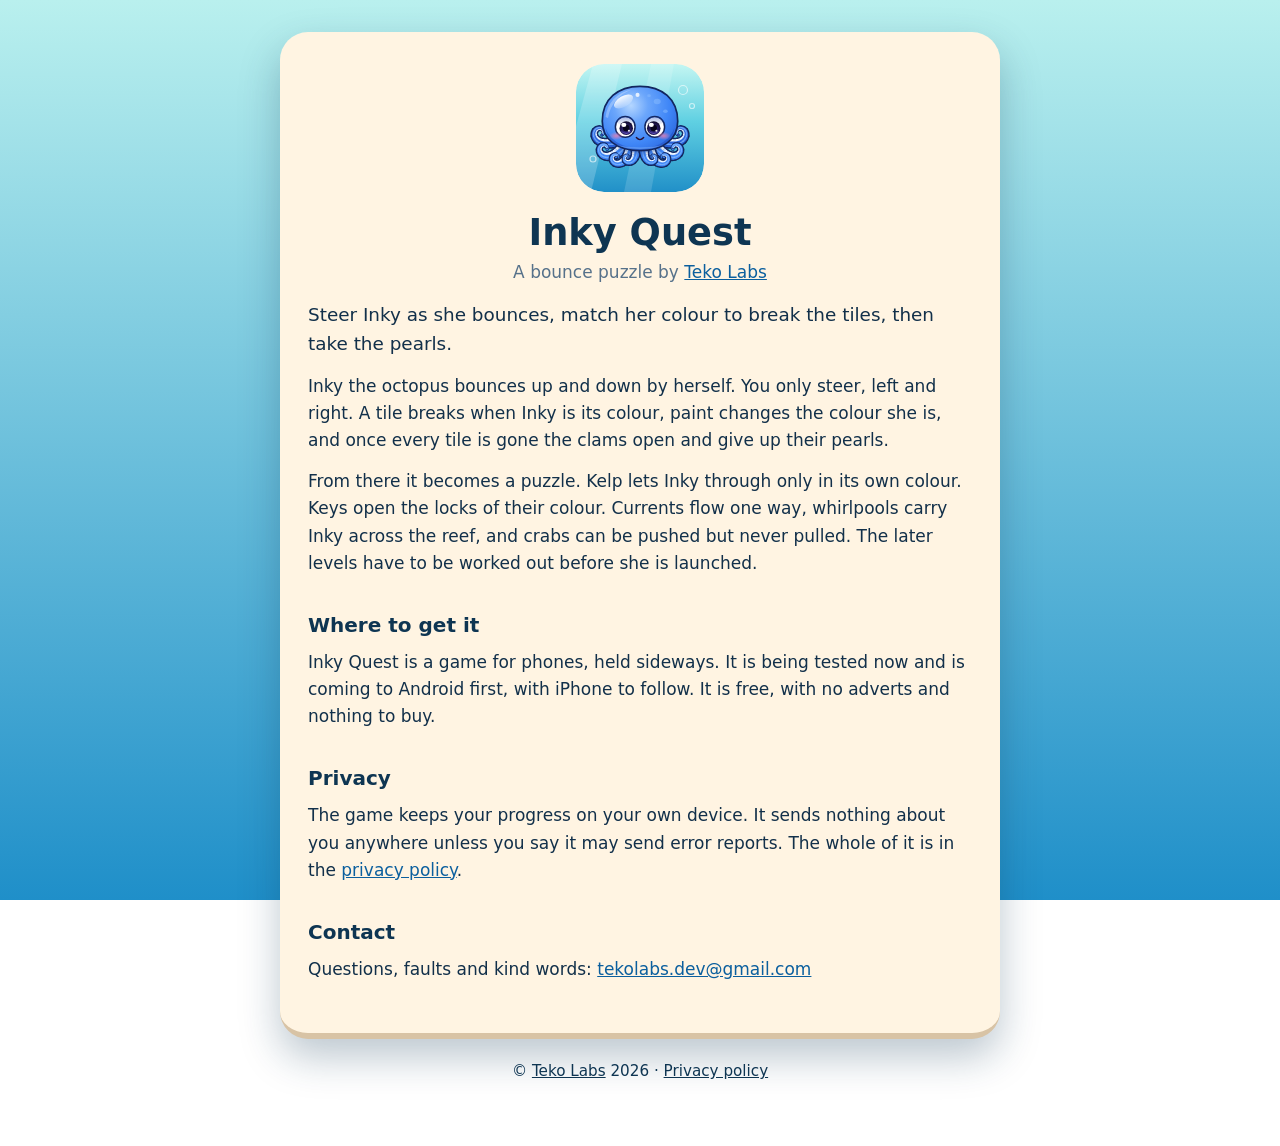
<file: index.html>
<!doctype html>
<html lang="en">
<head>
<meta charset="utf-8">
<meta name="viewport" content="width=device-width, initial-scale=1">
<title>Inky Quest: Bounce Puzzle</title>
<meta name="description" content="Inky Quest is a bounce-and-match puzzle game for phones, by Teko Labs. Steer Inky the octopus, match her colour to break the tiles, then take the pearls.">
<meta name="robots" content="index, follow, max-image-preview:large">
<link rel="canonical" href="https://tekolabs.dev/inky-quest/">
<link rel="icon" href="icon.svg" type="image/svg+xml">
<link rel="icon" href="icon-512.png" type="image/png" sizes="512x512">
<link rel="apple-touch-icon" href="icon-512.png">
<meta property="og:type" content="website">
<meta property="og:site_name" content="Teko Labs">
<meta property="og:title" content="Inky Quest: Bounce Puzzle">
<meta property="og:description" content="A bounce-and-match puzzle game for phones. Steer Inky the octopus, match her colour to break the tiles, then take the pearls.">
<meta property="og:url" content="https://tekolabs.dev/inky-quest/">
<meta property="og:image" content="https://tekolabs.dev/inky-quest/og.png">
<meta property="og:image:width" content="1200">
<meta property="og:image:height" content="630">
<meta property="og:image:alt" content="Inky, a blue octopus, beside the game's name">
<meta name="twitter:card" content="summary_large_image">
<meta name="twitter:title" content="Inky Quest: Bounce Puzzle">
<meta name="twitter:description" content="A bounce-and-match puzzle game for phones, by Teko Labs.">
<meta name="twitter:image" content="https://tekolabs.dev/inky-quest/og.png">
<link rel="stylesheet" href="style.css">
<script type="application/ld+json">
{
  "@context": "https://schema.org",
  "@type": "VideoGame",
  "@id": "https://tekolabs.dev/inky-quest/#game",
  "name": "Inky Quest",
  "alternateName": "Inky Quest: Bounce Puzzle",
  "url": "https://tekolabs.dev/inky-quest/",
  "image": "https://tekolabs.dev/inky-quest/icon-512.png",
  "description": "A bounce-and-match puzzle game for phones. Inky the octopus bounces by herself; you steer her left and right, match her colour to break the tiles, then take the pearls. Free, with no adverts and nothing to buy.",
  "genre": "Puzzle",
  "applicationCategory": "GameApplication",
  "operatingSystem": "Android, iOS",
  "gamePlatform": ["Android", "iOS"],
  "offers": { "@type": "Offer", "price": "0", "priceCurrency": "USD" },
  "author": { "@type": "Organization", "@id": "https://tekolabs.dev/#organization", "name": "Teko Labs", "url": "https://tekolabs.dev/" },
  "publisher": { "@id": "https://tekolabs.dev/#organization" }
}
</script>
</head>
<body>
<main>
  <header>
    <img src="icon.svg" alt="Inky, a blue octopus">
    <h1>Inky Quest</h1>
    <p class="soft">A bounce puzzle by <a href="https://tekolabs.dev/">Teko Labs</a></p>
  </header>

  <p class="lead">Steer Inky as she bounces, match her colour to break the tiles, then take the pearls.</p>

  <p>Inky the octopus bounces up and down by herself. You only steer, left and right. A tile breaks when Inky is its colour, paint changes the colour she is, and once every tile is gone the clams open and give up their pearls.</p>

  <p>From there it becomes a puzzle. Kelp lets Inky through only in its own colour. Keys open the locks of their colour. Currents flow one way, whirlpools carry Inky across the reef, and crabs can be pushed but never pulled. The later levels have to be worked out before she is launched.</p>

  <h2>Where to get it</h2>
  <p>Inky Quest is a game for phones, held sideways. It is being tested now and is coming to Android first, with iPhone to follow. It is free, with no adverts and nothing to buy.</p>

  <h2>Privacy</h2>
  <p>The game keeps your progress on your own device. It sends nothing about you anywhere unless you say it may send error reports. The whole of it is in the <a href="privacy.html">privacy policy</a>.</p>

  <h2>Contact</h2>
  <p>Questions, faults and kind words: <a href="mailto:tekolabs.dev@gmail.com">tekolabs.dev@gmail.com</a></p>
</main>
<footer>
  <p>© <a href="https://tekolabs.dev/">Teko Labs</a> 2026 · <a href="privacy.html">Privacy policy</a></p>
</footer>
</body>
</html>
</file>
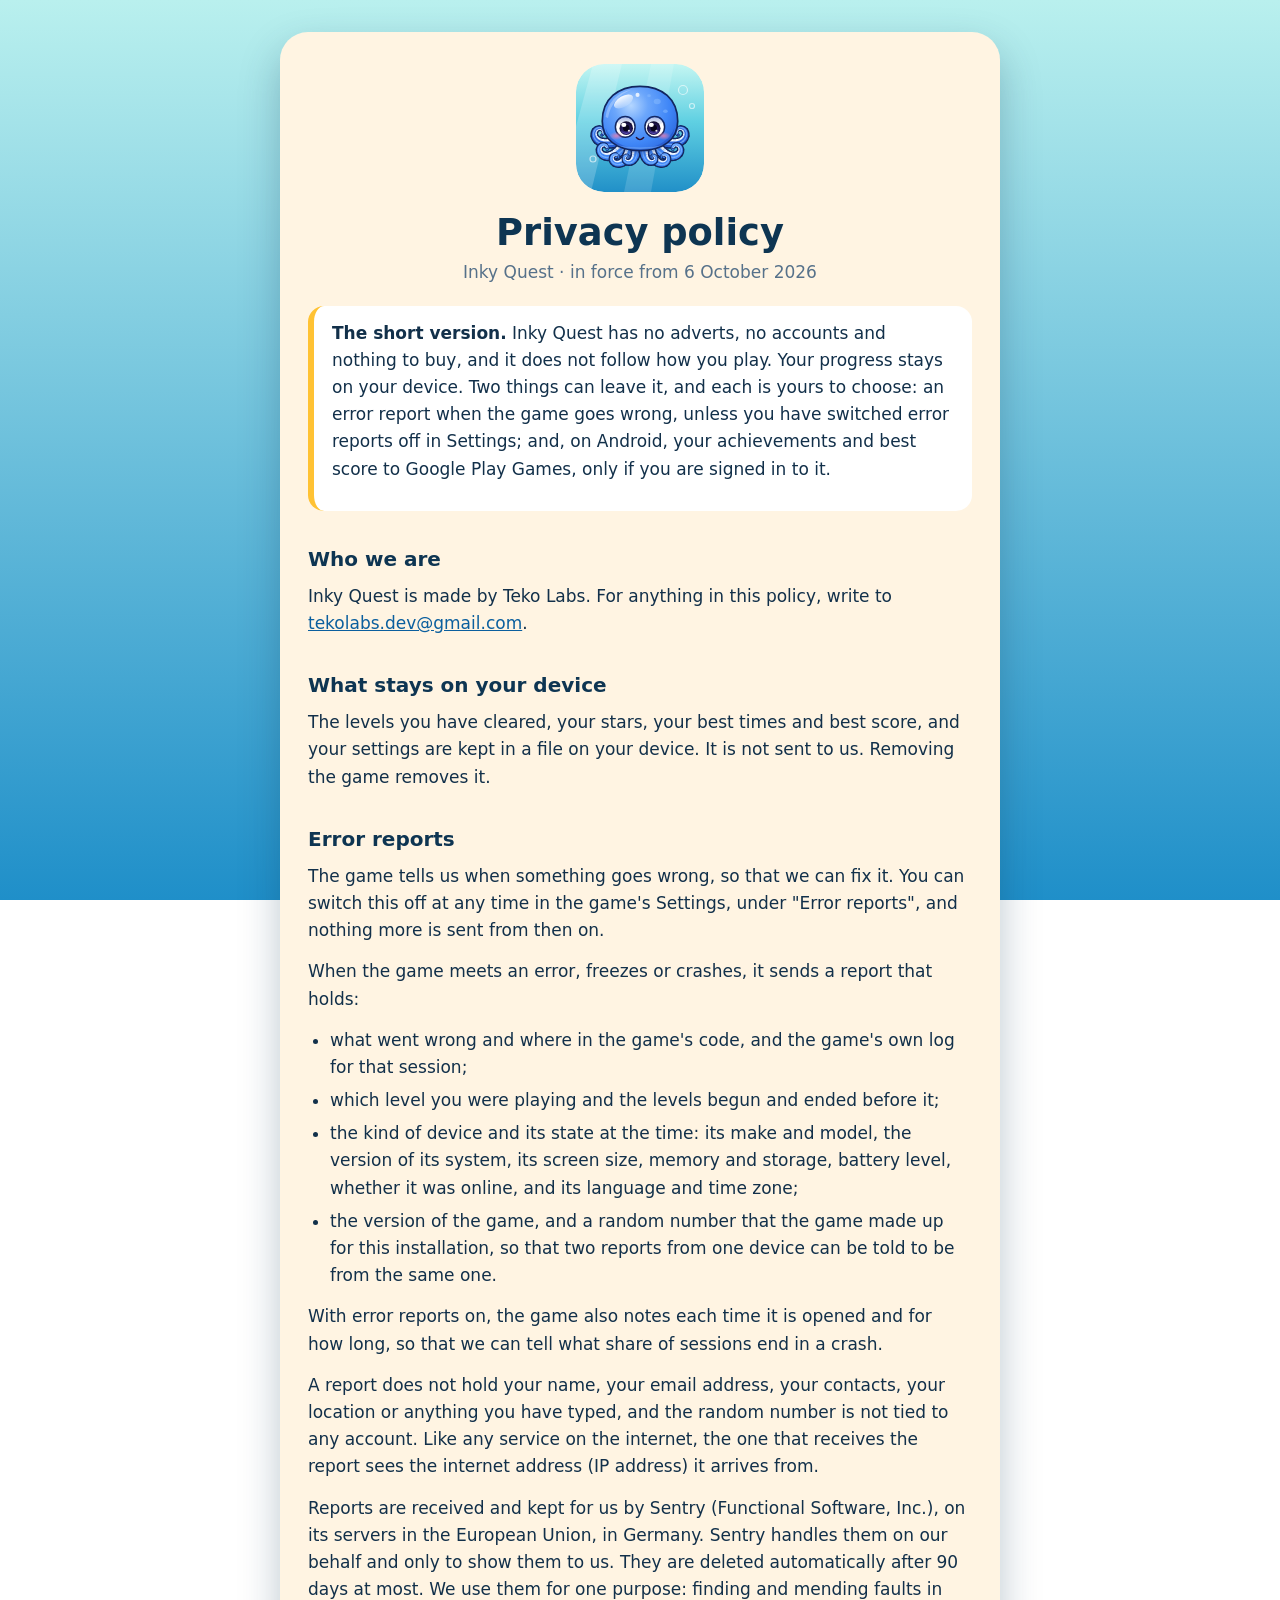
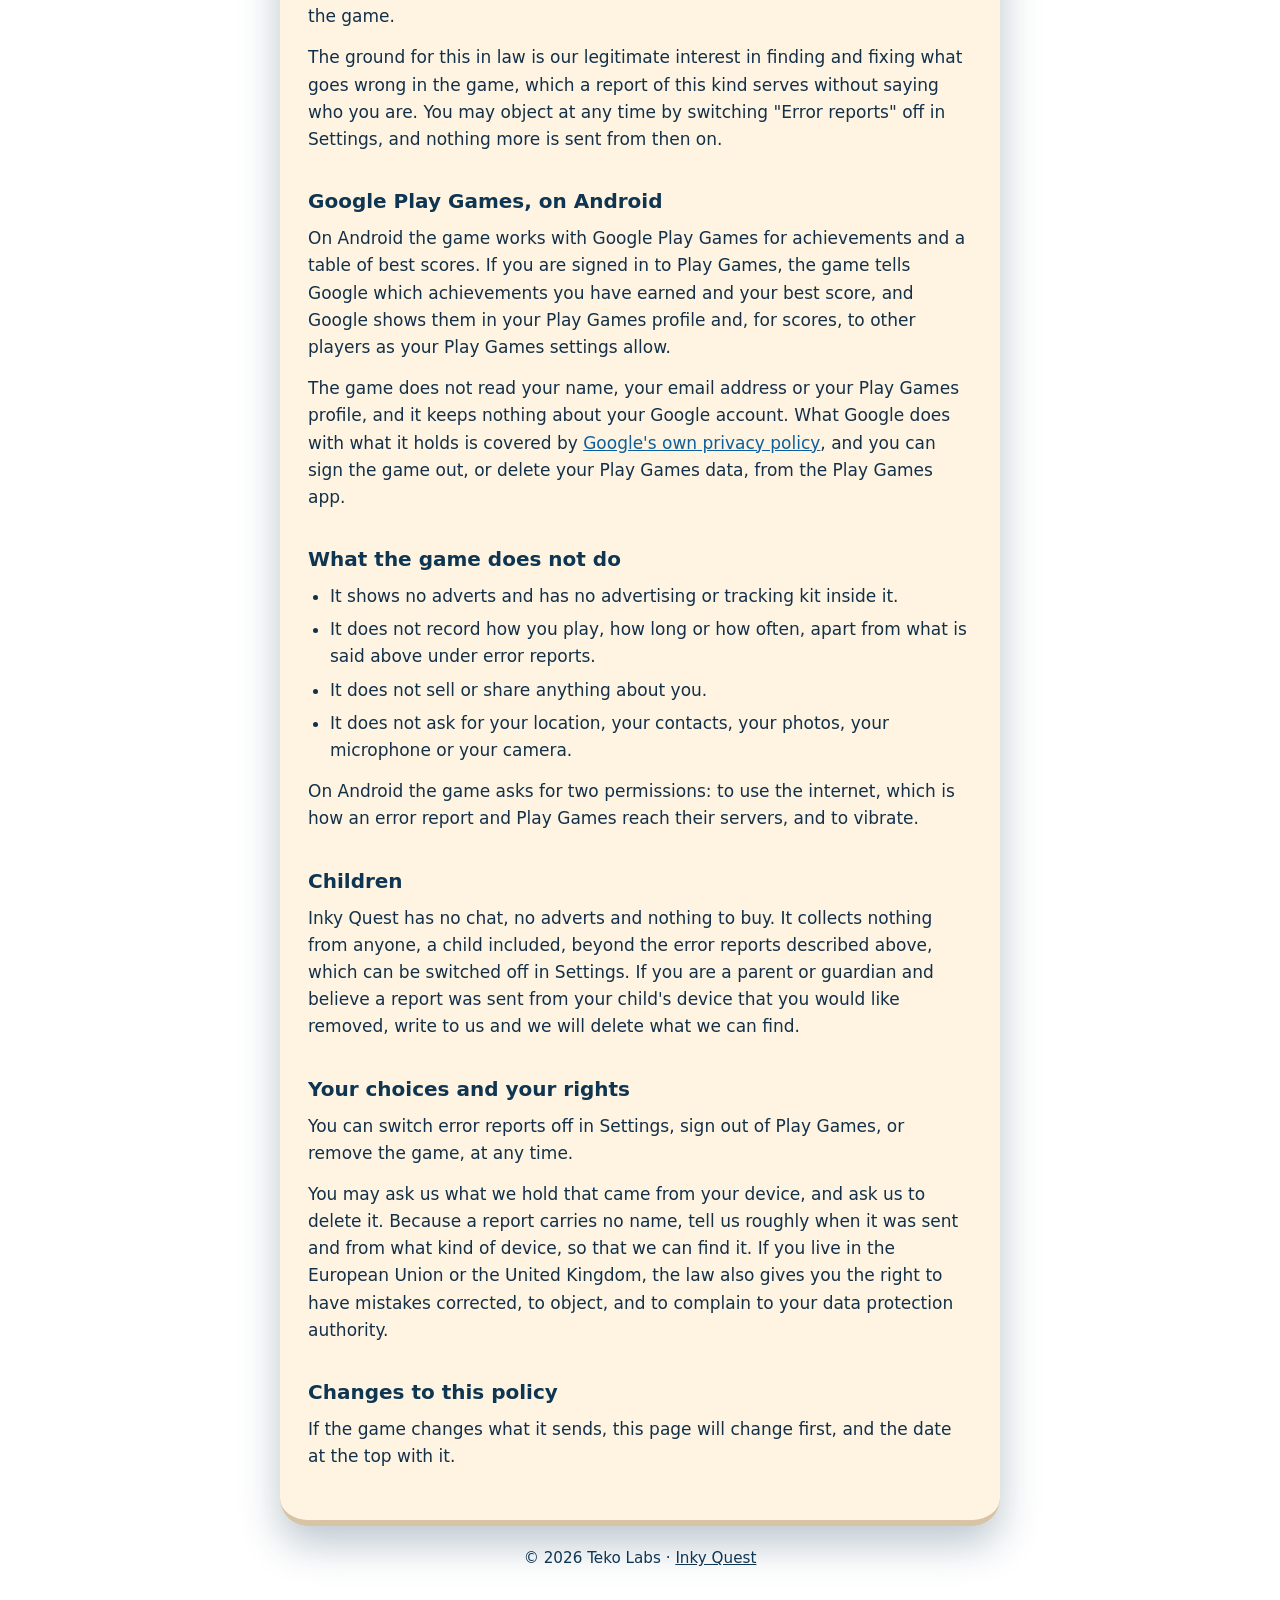
<file: privacy.html>
<!doctype html>
<html lang="en">
<head>
<meta charset="utf-8">
<meta name="viewport" content="width=device-width, initial-scale=1">
<title>Privacy policy · Inky Quest</title>
<meta name="description" content="What Inky Quest keeps, what it sends and to whom, and how to switch it off.">
<meta name="robots" content="index, follow">
<link rel="canonical" href="https://tekolabs.dev/inky-quest/privacy.html">
<link rel="icon" href="icon.svg" type="image/svg+xml">
<link rel="icon" href="icon-512.png" type="image/png" sizes="512x512">
<meta property="og:type" content="article">
<meta property="og:site_name" content="Teko Labs">
<meta property="og:title" content="Inky Quest privacy policy">
<meta property="og:description" content="What Inky Quest keeps, what it sends and to whom, and how to switch it off.">
<meta property="og:url" content="https://tekolabs.dev/inky-quest/privacy.html">
<meta property="og:image" content="https://tekolabs.dev/inky-quest/og.png">
<meta name="twitter:card" content="summary">
<link rel="stylesheet" href="style.css">
</head>
<body>
<main>
  <header>
    <a href="./"><img src="icon.svg" alt="Inky Quest"></a>
    <h1>Privacy policy</h1>
    <p class="soft">Inky Quest · in force from 6 October 2026</p>
  </header>

  <div class="note">
    <p><strong>The short version.</strong> Inky Quest has no adverts, no accounts and nothing to buy, and it does not follow how you play. Your progress stays on your device. Two things can leave it, and each is yours to choose: an error report when the game goes wrong, unless you have switched error reports off in Settings; and, on Android, your achievements and best score to Google Play Games, only if you are signed in to it.</p>
  </div>

  <h2>Who we are</h2>
  <p>Inky Quest is made by Teko Labs. For anything in this policy, write to <a href="mailto:tekolabs.dev@gmail.com">tekolabs.dev@gmail.com</a>.</p>

  <h2>What stays on your device</h2>
  <p>The levels you have cleared, your stars, your best times and best score, and your settings are kept in a file on your device. It is not sent to us. Removing the game removes it.</p>

  <h2>Error reports</h2>
  <p>The game tells us when something goes wrong, so that we can fix it. You can switch this off at any time in the game's Settings, under "Error reports", and nothing more is sent from then on.</p>
  <p>When the game meets an error, freezes or crashes, it sends a report that holds:</p>
  <ul>
    <li>what went wrong and where in the game's code, and the game's own log for that session;</li>
    <li>which level you were playing and the levels begun and ended before it;</li>
    <li>the kind of device and its state at the time: its make and model, the version of its system, its screen size, memory and storage, battery level, whether it was online, and its language and time zone;</li>
    <li>the version of the game, and a random number that the game made up for this installation, so that two reports from one device can be told to be from the same one.</li>
  </ul>
  <p>With error reports on, the game also notes each time it is opened and for how long, so that we can tell what share of sessions end in a crash.</p>
  <p>A report does not hold your name, your email address, your contacts, your location or anything you have typed, and the random number is not tied to any account. Like any service on the internet, the one that receives the report sees the internet address (IP address) it arrives from.</p>
  <p>Reports are received and kept for us by Sentry (Functional Software, Inc.), on its servers in the European Union, in Germany. Sentry handles them on our behalf and only to show them to us. They are deleted automatically after 90 days at most. We use them for one purpose: finding and mending faults in the game.</p>
  <p>The ground for this in law is our legitimate interest in finding and fixing what goes wrong in the game, which a report of this kind serves without saying who you are. You may object at any time by switching "Error reports" off in Settings, and nothing more is sent from then on.</p>

  <h2>Google Play Games, on Android</h2>
  <p>On Android the game works with Google Play Games for achievements and a table of best scores. If you are signed in to Play Games, the game tells Google which achievements you have earned and your best score, and Google shows them in your Play Games profile and, for scores, to other players as your Play Games settings allow.</p>
  <p>The game does not read your name, your email address or your Play Games profile, and it keeps nothing about your Google account. What Google does with what it holds is covered by <a href="https://policies.google.com/privacy">Google's own privacy policy</a>, and you can sign the game out, or delete your Play Games data, from the Play Games app.</p>

  <h2>What the game does not do</h2>
  <ul>
    <li>It shows no adverts and has no advertising or tracking kit inside it.</li>
    <li>It does not record how you play, how long or how often, apart from what is said above under error reports.</li>
    <li>It does not sell or share anything about you.</li>
    <li>It does not ask for your location, your contacts, your photos, your microphone or your camera.</li>
  </ul>
  <p>On Android the game asks for two permissions: to use the internet, which is how an error report and Play Games reach their servers, and to vibrate.</p>

  <h2>Children</h2>
  <p>Inky Quest has no chat, no adverts and nothing to buy. It collects nothing from anyone, a child included, beyond the error reports described above, which can be switched off in Settings. If you are a parent or guardian and believe a report was sent from your child's device that you would like removed, write to us and we will delete what we can find.</p>

  <h2>Your choices and your rights</h2>
  <p>You can switch error reports off in Settings, sign out of Play Games, or remove the game, at any time.</p>
  <p>You may ask us what we hold that came from your device, and ask us to delete it. Because a report carries no name, tell us roughly when it was sent and from what kind of device, so that we can find it. If you live in the European Union or the United Kingdom, the law also gives you the right to have mistakes corrected, to object, and to complain to your data protection authority.</p>

  <h2>Changes to this policy</h2>
  <p>If the game changes what it sends, this page will change first, and the date at the top with it.</p>
</main>
<footer>
  <p>© 2026 Teko Labs · <a href="./">Inky Quest</a></p>
</footer>
</body>
</html>
</file>
<file: style.css>
/* The two pages of the game's site: the lagoon behind, an ivory card in front. */
:root {
  --deep: #0e3552;
  --ink: #12304a;
  --ink-soft: #56718a;
  --ivory: #fff4e2;
  --ivory-deep: #d8c3a5;
  --gold: #ffc233;
  --water-top: #b9f0ee;
  --water-low: #1f8fc9;
}

* { box-sizing: border-box; }

html { -webkit-text-size-adjust: 100%; }

body {
  margin: 0;
  min-height: 100vh;
  padding: 32px 16px 48px;
  background: linear-gradient(var(--water-top), var(--water-low)) fixed;
  color: var(--ink);
  font: 17px/1.6 system-ui, -apple-system, "Segoe UI", Roboto, Helvetica, Arial, sans-serif;
}

main {
  max-width: 720px;
  margin: 0 auto;
  padding: 32px 28px 36px;
  background: var(--ivory);
  border-radius: 28px;
  border-bottom: 6px solid var(--ivory-deep);
  box-shadow: 0 18px 40px rgba(14, 53, 82, 0.28);
}

header { text-align: center; }

header img { width: 128px; height: 128px; border-radius: 28px; }

h1 { margin: 12px 0 4px; font-size: 2.3rem; line-height: 1.15; color: var(--deep); }

h2 { margin: 32px 0 8px; font-size: 1.25rem; color: var(--deep); }

p, ul { margin: 0 0 14px; }

ul { padding-left: 22px; }

li { margin-bottom: 6px; }

a { color: #0b5f9e; }

.lead { font-size: 1.15rem; color: var(--ink); }

.soft { color: var(--ink-soft); }

.note {
  margin: 20px 0;
  padding: 14px 18px;
  background: #ffffff;
  border-radius: 16px;
  border-left: 6px solid var(--gold);
}

footer {
  max-width: 720px;
  margin: 20px auto 0;
  text-align: center;
  color: var(--deep);
  font-size: 0.95rem;
}

footer a { color: var(--deep); }
</file>
